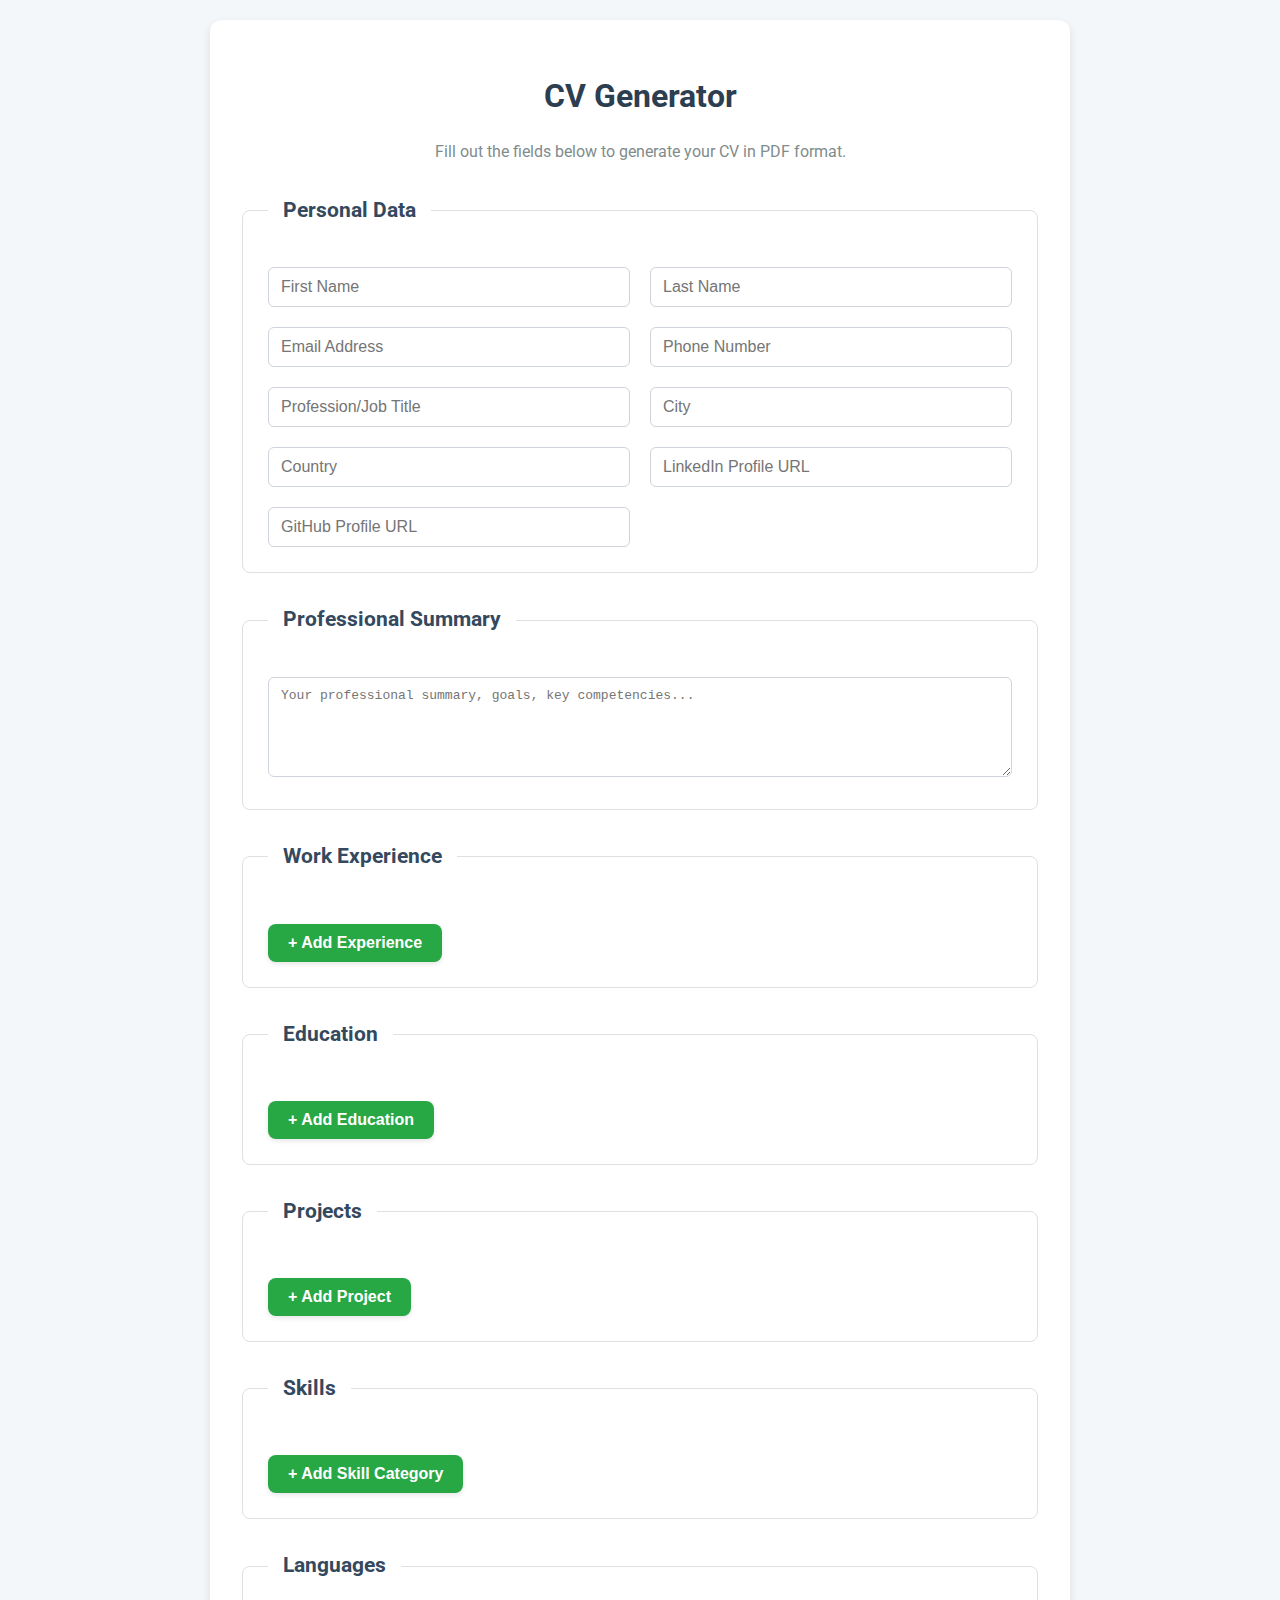
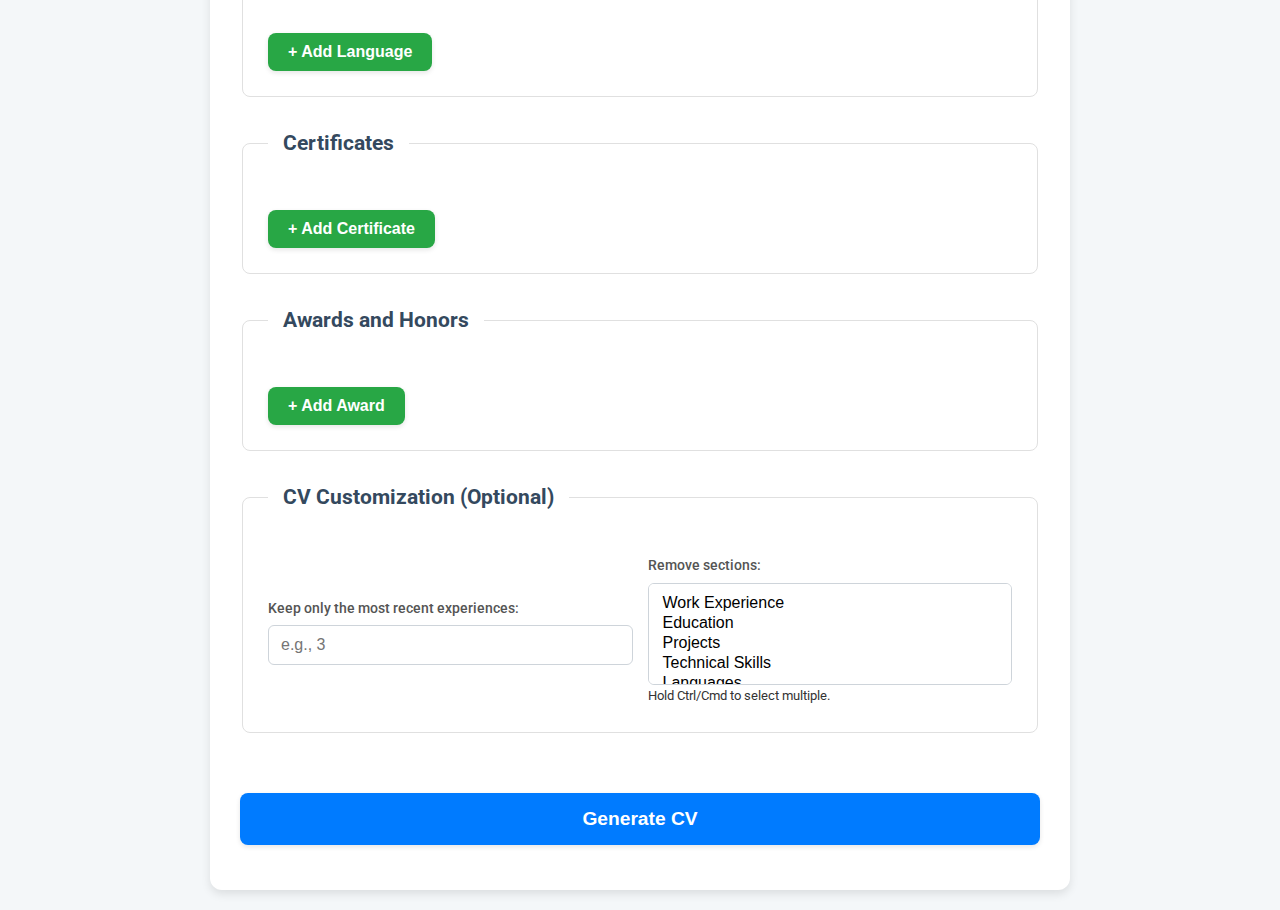
<file: frontend/pages/create_cv.html>
<!DOCTYPE html>
<html lang="en">
<head>
    <meta charset="UTF-8">
    <meta name="viewport" content="width=device-width, initial-scale=1.0">
    <title>Create New CV</title>
    <link rel="stylesheet" href="../styles/create_cv.css">
</head>
<body>
    <div class="container">
        <h1>CV Generator</h1>
        <p>Fill out the fields below to generate your CV in PDF format.</p>

        <form id="cv-form">
            <fieldset>
                <legend>Personal Data</legend>
                <div class="form-grid">
                    <input type="text" name="first_name" placeholder="First Name" required>
                    <input type="text" name="last_name" placeholder="Last Name" required>
                    <input type="email" name="email" placeholder="Email Address" required>
                    <input type="tel" name="phone" placeholder="Phone Number" required>
                    <input type="text" name="profession" placeholder="Profession/Job Title" required>
                    <input type="text" name="city" placeholder="City" required>
                    <input type="text" name="country" placeholder="Country" required>
                    <input type="url" name="linkedin" placeholder="LinkedIn Profile URL">
                    <input type="url" name="github" placeholder="GitHub Profile URL">
                </div>
            </fieldset>

            <fieldset>
                <legend>Professional Summary</legend>
                <textarea name="summary_content" rows="4" placeholder="Your professional summary, goals, key competencies..."></textarea>
            </fieldset>

            <fieldset>
                <legend>Work Experience</legend>
                <div id="experience-entries"></div>
                <button type="button" class="btn-add" onclick="addEntry('experience')">+ Add Experience</button>
            </fieldset>

            <fieldset>
                <legend>Education</legend>
                <div id="education-entries"></div>
                <button type="button" class="btn-add" onclick="addEntry('education')">+ Add Education</button>
            </fieldset>
            
            <fieldset>
                <legend>Projects</legend>
                <div id="projects-entries"></div>
                <button type="button" class="btn-add" onclick="addEntry('projects')">+ Add Project</button>
            </fieldset>

            <fieldset>
                <legend>Skills</legend>
                <div id="skills-entries"></div>
                <button type="button" class="btn-add" onclick="addSkillCategory()">+ Add Skill Category</button>
            </fieldset>

            <fieldset>
                <legend>Languages</legend>
                <div id="languages-entries"></div>
                <button type="button" class="btn-add" onclick="addEntry('languages')">+ Add Language</button>
            </fieldset>

            <fieldset>
                <legend>Certificates</legend>
                <div id="certificates-entries"></div>
                <button type="button" class="btn-add" onclick="addEntry('certificates')">+ Add Certificate</button>
            </fieldset>

            <fieldset>
                <legend>Awards and Honors</legend>
                <div id="awards-entries"></div>
                <button type="button" class="btn-add" onclick="addEntry('awards')">+ Add Award</button>
            </fieldset>

            <fieldset>
                <legend>CV Customization (Optional)</legend>
                <div class="form-grid-half">
                    <div>
                        <label for="keep_experiences">Keep only the most recent experiences:</label>
                        <input type="number" id="keep_experiences" name="keep_last_n_experiences" min="1" placeholder="e.g., 3">
                    </div>
                    <div>
                        <label for="remove_sections">Remove sections:</label>
                        <select id="remove_sections" name="remove_sections" multiple>
                            <option value="Work Experience">Work Experience</option>
                            <option value="Education">Education</option>
                            <option value="Projects">Projects</option>
                            <option value="Technical Skills">Technical Skills</option>
                            <option value="Languages">Languages</option>
                            <option value="Certificates">Certificates</option>
                            <option value="Awards and Honors">Awards and Honors</option>
                        </select>
                        <small>Hold Ctrl/Cmd to select multiple.</small>
                    </div>
                </div>
            </fieldset>

            <button type="submit" class="btn-submit">Generate CV</button>
            <div id="error-message" class="error-message"></div>
        </form>
    </div>

    <div id="templates" style="display: none;">

        <div class="dynamic-entry experience-entry">
            <input type="text" name="exp-job_title" placeholder="Job Title" required>
            <input type="text" name="exp-company_name" placeholder="Company Name" required>
            <div class="form-grid">
                <input type="text" name="exp-city" placeholder="City">
                <input type="text" name="exp-country" placeholder="Country">
            </div>
            <div class="form-grid-half">
                <div>
                    <label>Start Date:</label>
                    <input type="date" name="exp-start_date" required>
                </div>
                <div>
                    <label>End Date:</label>
                    <input type="date" name="exp-end_date">
                    <label class="inline-label"><input type="checkbox" class="present-checkbox" onchange="togglePresent(this)"> Present</label>
                </div>
            </div>
            <textarea name="exp-responsibilities" placeholder="Responsibilities (one per line)"></textarea>
            <button type="button" class="btn-remove" onclick="removeEntry(this)">Remove</button>
        </div>

        <div class="dynamic-entry education-entry">
            <input type="text" name="edu-university_name" placeholder="University Name" required>
            <input type="text" name="edu-degree" placeholder="Degree (e.g., Bachelor of Science)" required>
            <input type="text" name="edu-field_of_study" placeholder="Field of Study" required>
            <input type="text" name="edu-specialization" placeholder="Specialization (optional)">
             <div class="form-grid">
                <input type="text" name="edu-city" placeholder="City" required>
                <input type="text" name="edu-country" placeholder="Country" required>
            </div>
            <div class="form-grid-half">
                <div>
                    <label>Start Date:</label>
                    <input type="date" name="edu-start_date">
                </div>
                <div>
                    <label>End Date:</label>
                    <input type="date" name="edu-end_date">
                    <label class="inline-label"><input type="checkbox" class="present-checkbox" onchange="togglePresent(this)"> Present</label>
                </div>
            </div>
            <label>GPA (optional):</label>
            <input type="number" step="0.01" min="0" max="5" name="edu-gpa" placeholder="e.g., 4.5">
            <button type="button" class="btn-remove" onclick="removeEntry(this)">Remove</button>
        </div>
        
        <div class="dynamic-entry projects-entry">
            <input type="text" name="proj-name" placeholder="Project Name" required>
            <input type="url" name="proj-url" placeholder="Project URL (optional)">
            <div class="form-grid-half">
                 <div>
                    <label>Start Date:</label>
                    <input type="date" name="proj-start_date">
                </div>
                <div>
                    <label>End Date:</label>
                    <input type="date" name="proj-end_date">
                     <label class="inline-label"><input type="checkbox" class="present-checkbox" onchange="togglePresent(this)"> Present</label>
                </div>
            </div>
            <textarea name="proj-technologies" placeholder="Technologies (one per line)"></textarea>
            <textarea name="proj-responsibilities" placeholder="Description / Responsibilities (one per line)"></textarea>
            <button type="button" class="btn-remove" onclick="removeEntry(this)">Remove</button>
        </div>

        <div class="dynamic-entry languages-entry">
            <div class="form-grid-half">
                <input type="text" name="lang-language" placeholder="Language" required>
                <input type="text" name="lang-proficiency" placeholder="Proficiency (e.g., B2, C1, Native)" required>
            </div>
            <button type="button" class="btn-remove" onclick="removeEntry(this)">Remove</button>
        </div>

        <div class="dynamic-entry certificates-entry">
            <input type="text" name="cert-name" placeholder="Certificate Name" required>
            <input type="text" name="cert-issuing_organization" placeholder="Issuing Organization" required>
            <div class="form-grid-half">
                <div>
                    <label>Issue Date:</label>
                    <input type="date" name="cert-issue_date" required>
                </div>
                <div>
                    <label>Expiration Date:</label>
                    <input type="date" name="cert-expiration_date">
                </div>
            </div>
            <input type="text" name="cert-credential_id" placeholder="Credential ID (optional)">
            <input type="url" name="cert-credential_url" placeholder="Credential URL (optional)">
            <button type="button" class="btn-remove" onclick="removeEntry(this)">Remove</button>
        </div>

        <div class="dynamic-entry awards-entry">
            <input type="text" name="award-name" placeholder="Award or Honor Name" required>
            <input type="text" name="award-awarded_by" placeholder="Awarded by" required>
            <div>
                <label>Date Received:</label>
                <input type="date" name="award-date" required>
            </div>
            <textarea name="award-description" placeholder="Description (optional)"></textarea>
            <button type="button" class="btn-remove" onclick="removeEntry(this)">Remove</button>
        </div>

    </div>
    
    <script>
      function addEntry(sectionType) {
          const container = document.getElementById(`${sectionType}-entries`);
          const template = document.querySelector(`#templates .${sectionType}-entry`);
          if (template) {
              container.appendChild(template.cloneNode(true));
          }
      }

      function removeEntry(button) {
          button.parentElement.remove();
      }

      function togglePresent(checkbox) {
          const dateInput = checkbox.closest('div').querySelector('input[type="date"]');
          if (dateInput) {
              dateInput.disabled = checkbox.checked;
              if (checkbox.checked) {
                  dateInput.value = '';
              }
          }
      }

      function addSkillCategory() {
          const container = document.getElementById('skills-entries');
          const template = document.getElementById('skill-category-template');
          if (template) {
              container.appendChild(template.content.cloneNode(true));
          }
      }

      document.getElementById('cv-form').addEventListener('submit', async function(event) {
          event.preventDefault();
          const form = event.target;
          const submitButton = form.querySelector('button[type="submit"]');
          const errorMessageDiv = document.getElementById('error-message');
          errorMessageDiv.textContent = '';
          submitButton.disabled = true;
          submitButton.textContent = 'Generating...';

          const getValue = (element, name) => {
              const el = element.querySelector(`[name="${name}"]`);
              return el && el.value ? el.value.trim() : undefined;
          };
          const getList = (element, name) => {
              const el = element.querySelector(`[name="${name}"]`);
              return el && el.value ? el.value.trim().split('\n').map(s => s.trim()).filter(Boolean) : [];
          };
          const getEndDate = (entryElement, dateInputName) => {
              const dateInput = entryElement.querySelector(`input[name="${dateInputName}"]`);
              if (dateInput && dateInput.disabled) { 
                  return 'Present';
              }
              return dateInput && dateInput.value ? dateInput.value : undefined;
          };

          const data = {
              personal_info: {
                  first_name: getValue(form, 'first_name'),
                  last_name: getValue(form, 'last_name'),
                  email: getValue(form, 'email'),
                  phone: getValue(form, 'phone'),
                  profession: getValue(form, 'profession'),
                  city: getValue(form, 'city'),
                  country: getValue(form, 'country'),
                  linkedin: getValue(form, 'linkedin'),
                  github: getValue(form, 'github'),
              },
              sections: {}
          };

          const summaryText = getValue(form, 'summary_content');
          if (summaryText) {
              data.sections.summary = { title: "Summary", summary_text: summaryText };
          }

          const experienceEntries = Array.from(document.querySelectorAll('#experience-entries .experience-entry')).map(entry => ({
              job_title: getValue(entry, 'exp-job_title'), company_name: getValue(entry, 'exp-company_name'),
              city: getValue(entry, 'exp-city'), country: getValue(entry, 'exp-country'),
              start_date: getValue(entry, 'exp-start_date'), end_date: getEndDate(entry, 'exp-end_date'),
              responsibilities: getList(entry, 'exp-responsibilities')
          })).filter(e => e.job_title);
          if (experienceEntries.length) data.sections.experience = { title: "Work Experience", entries: experienceEntries };

          const educationEntries = Array.from(document.querySelectorAll('#education-entries .education-entry')).map(entry => ({
              university_name: getValue(entry, 'edu-university_name'), degree: getValue(entry, 'edu-degree'),
              field_of_study: getValue(entry, 'edu-field_of_study'), specialization: getValue(entry, 'edu-specialization'),
              city: getValue(entry, 'edu-city'), country: getValue(entry, 'edu-country'),
              start_date: getValue(entry, 'edu-start_date'), end_date: getEndDate(entry, 'edu-end_date'),
              gpa: getValue(entry, 'edu-gpa') ? parseFloat(getValue(entry, 'edu-gpa')) : undefined
          })).filter(e => e.university_name);
          if (educationEntries.length) data.sections.education = { title: "Education", entries: educationEntries };

          const projectEntries = Array.from(document.querySelectorAll('#projects-entries .projects-entry')).map(entry => ({
              name: getValue(entry, 'proj-name'), url: getValue(entry, 'proj-url'),
              start_date: getValue(entry, 'proj-start_date'), end_date: getEndDate(entry, 'proj-end_date'),
              technologies: getList(entry, 'proj-technologies'), responsibilities: getList(entry, 'proj-responsibilities')
          })).filter(e => e.name);
          if (projectEntries.length) data.sections.projects = { title: "Projects", entries: projectEntries };

          const skillEntries = [];
          document.querySelectorAll('#skills-entries .skills-category-entry').forEach(catEntry => {
              const category = getValue(catEntry, 'skills-category');
              const skills = getList(catEntry, 'skills-list');
              if (category && skills.length > 0) {
                  skills.forEach(skillName => skillEntries.push({ name: skillName, level: category }));
              }
          });
          if (skillEntries.length) data.sections.skills = { title: "Technical Skills", entries: skillEntries };

          const languageEntries = Array.from(document.querySelectorAll('#languages-entries .languages-entry')).map(entry => ({
              language: getValue(entry, 'lang-language'), proficiency: getValue(entry, 'lang-proficiency')
          })).filter(e => e.language);
          if (languageEntries.length) data.sections.languages = { title: "Languages", entries: languageEntries };

          const certificateEntries = Array.from(document.querySelectorAll('#certificates-entries .certificates-entry')).map(entry => ({
              name: getValue(entry, 'cert-name'), issuing_organization: getValue(entry, 'cert-issuing_organization'),
              issue_date: getValue(entry, 'cert-issue_date'), expiration_date: getEndDate(entry, 'cert-expiration_date'),
              credential_id: getValue(entry, 'cert-credential_id'), credential_url: getValue(entry, 'cert-credential_url')
          })).filter(e => e.name);
          if (certificateEntries.length) data.sections.certificates = { title: "Certificates", entries: certificateEntries };

          const awardEntries = Array.from(document.querySelectorAll('#awards-entries .awards-entry')).map(entry => ({
              name: getValue(entry, 'award-name'), awarded_by: getValue(entry, 'award-awarded_by'),
              date: getValue(entry, 'award-date'), description: getValue(entry, 'award-description')
          })).filter(e => e.name);
          if (awardEntries.length) data.sections.awards = { title: "Awards and Honors", entries: awardEntries };

          data.builder_config = {};

          const keep_n_value = document.getElementById('keep_experiences').value;
          if (keep_n_value) {
              data.builder_config.keep_last_n_experiences = parseInt(keep_n_value, 10);
          }

          const sectionsToRemoveSelect = document.getElementById('remove_sections');
          const sectionsToRemove = Array.from(sectionsToRemoveSelect.selectedOptions).map(option => option.value);
          if (sectionsToRemove.length > 0) {
              data.builder_config.remove_sections = sectionsToRemove;
          }

          if (Object.keys(data.builder_config).length === 0) {
              delete data.builder_config;
          }
          try {
              const response = await fetch('/api/generate_cv', {
                  method: 'POST',
                  headers: { 'Content-Type': 'application/json' },
                  body: JSON.stringify(data),
              });

              if (!response.ok) {
                  const errorData = await response.json();
                  throw new Error(errorData.error || 'Failed to generate CV');
              }

              const blob = await response.blob();
              const url = window.URL.createObjectURL(blob);
              const a = document.createElement('a');
              a.style.display = 'none';
              a.href = url;
              a.download = 'cv.pdf';
              document.body.appendChild(a);
              a.click();
              window.URL.revokeObjectURL(url);
              a.remove();

          } catch (error) {
              errorMessageDiv.textContent = `Error: ${error.message}`;
          } finally {
              submitButton.disabled = false;
              submitButton.textContent = 'Generate CV';
          }
      });
    </script>

    <template id="skill-category-template">
      <div class="skills-category-entry">
        <input type="text" name="skills-category" placeholder="Category (e.g. Programming Languages)" required>
        <textarea name="skills-list" placeholder="List skills, one per line" required></textarea>
        <button type="button" class="btn-remove" onclick="this.parentElement.remove()">Remove</button>
      </div>
    </template>
</body>
</html>
</file>
<file: frontend/styles/create_cv.css>
@import url('https://fonts.googleapis.com/css2?family=Roboto:wght@400;500;700&display=swap');

body {
    font-family: 'Roboto', sans-serif;
    background-color: #f4f7f9;
    color: #333;
    line-height: 1.6;
    margin: 0;
    overflow-x: hidden;
    padding: 20px;
}

.container {
    max-width: 800px;
    margin: 0 auto;
    background: #fff;
    padding: 30px;
    border-radius: 12px;
    box-shadow: 0 4px 10px rgba(0, 0, 0, 0.1);
}

h1 {
    color: #2c3e50;
    text-align: center;
    margin-bottom: 10px;
}

p {
    text-align: center;
    margin-bottom: 30px;
    color: #7f8c8d;
}

fieldset {
    border: 1px solid #e0e0e0;
    border-radius: 8px;
    padding: 25px;
    margin-bottom: 30px;
    min-width: 0;
}

legend {
    padding: 0 15px;
    font-weight: 700;
    color: #34495e;
    font-size: 1.3em;
    margin-bottom: 15px;
    background-color: #fff;
    border-radius: 5px;
}

.form-grid {
    display: grid;
    grid-template-columns: repeat(auto-fit, minmax(250px, 1fr));
    gap: 20px;
}

input[type="text"],
input[type="email"],
input[type="tel"],
input[type="url"],
input[type="date"],
input[type="number"],
textarea,
select {
    width: 100%;
    padding: 10px 12px;
    border: 1px solid #ced4da;
    border-radius: 6px;
    box-sizing: border-box;
    font-size: 1em;
    transition: border-color 0.3s, box-shadow 0.3s;
    background-color: #fff;
}

input:focus, textarea:focus, select:focus {
    border-color: #007bff;
    outline: none;
    box-shadow: 0 0 0 0.2rem rgba(0, 123, 255, 0.25);
}

input[type="date"]::-webkit-calendar-picker-indicator {
    cursor: pointer;
    opacity: 0.6;
    transition: opacity 0.3s;
}

input[type="date"]::-webkit-calendar-picker-indicator:hover {
    opacity: 1;
}

textarea {
    resize: vertical;
    min-height: 100px;
}

.btn-add, .btn-remove, .btn-submit {
    padding: 10px 20px;
    border: none;
    border-radius: 8px;
    cursor: pointer;
    font-size: 1em;
    font-weight: 600;
    transition: all 0.3s ease;
    box-shadow: 0 2px 5px rgba(0, 0, 0, 0.1);
}

.btn-add:hover, .btn-remove:hover, .btn-submit:hover:not(:disabled) {
    transform: translateY(-2px);
    box-shadow: 0 4px 8px rgba(0, 0, 0, 0.15);
}

.btn-add {
    background-color: #28a745;
    color: white;
    margin-top: 10px;
}

.btn-add:hover {
    background-color: #218838;
}

.btn-remove {
    background-color: #dc3545;
    color: white;
    margin-top: 10px;
}

.btn-remove:hover {
    background-color: #c82333;
}

.btn-submit {
    width: 100%;
    background-color: #007bff;
    color: white;
    padding: 15px;
    font-size: 1.2em;
    margin-top: 30px;
}

.btn-submit:disabled {
    background-color: #6c757d;
    cursor: not-allowed;
    box-shadow: none;
    transform: none;
}

.btn-submit:hover:not(:disabled) {
    background-color: #0056b3;
}

.dynamic-entry {
    background-color: #fdfdfd;
    border: 1px solid #e9ecef;
    border-radius: 8px;
    padding: 20px;
    margin-bottom: 20px;
    display: flex;
    flex-direction: column;
    gap: 15px;
    box-shadow: 0 2px 8px rgba(0, 0, 0, 0.05);
}

.skills-category-entry {
    background-color: #fdfdfd;
    border: 1px solid #e9ecef;
    border-radius: 8px;
    padding: 20px;
    margin-bottom: 20px;
    box-shadow: 0 2px 8px rgba(0, 0, 0, 0.05);
    display: flex;
    flex-direction: column;
    gap: 15px;
}

.form-grid-half {
    display: grid;
    grid-template-columns: repeat(auto-fit, minmax(120px, 1fr));
    gap: 15px;
    align-items: center;
}

.form-grid-half > div {
    display: flex;
    flex-direction: column;
}

label {
    display: block;
    margin-bottom: 5px;
    font-weight: 500;
    color: #333;
}

.form-grid-half label {
    font-size: 0.9em;
    color: #555;
    margin-bottom: 5px;
    font-weight: 500;
}

.inline-label {
    display: flex;
    align-items: center;
    gap: 5px;
    margin-top: 5px;
    font-size: 0.9em;
    color: #555;
}

.inline-label input[type="checkbox"] {
    width: auto;
    margin-right: 0;
}

.error-message {
    color: #e74c3c;
    text-align: center;
    margin-top: 15px;
    font-weight: 500;
}
</file>
